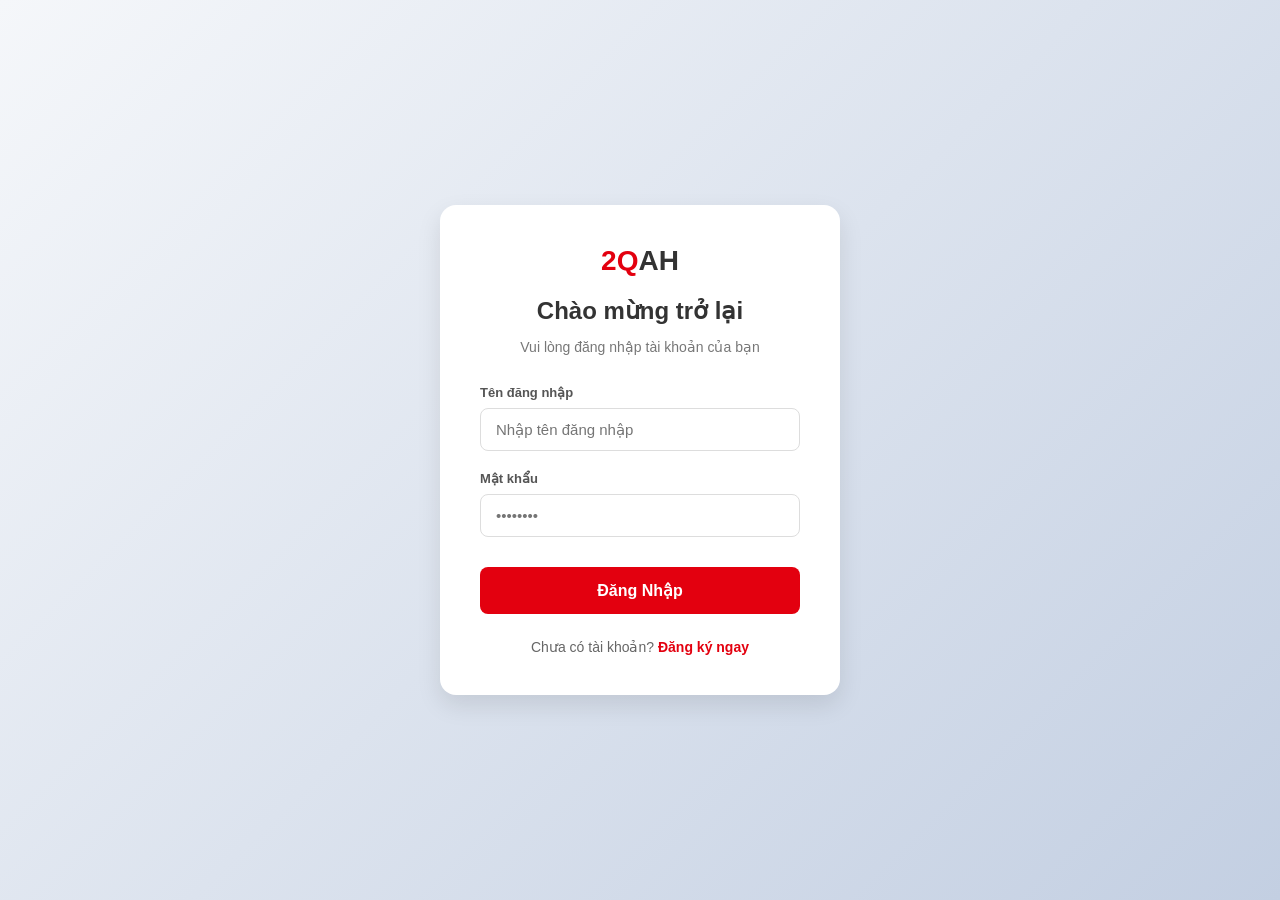
<file: MoneyWebsite/Index.html>
<!DOCTYPE html>
<html lang="vi">
<head>
    <meta charset="UTF-8">
    <title>Tính lãi suất - 2QAH</title>
    <link rel="stylesheet" href="Style.css">
</head>
<body>
    <header>
        <div class="logo">2Q<span>AH</span> <span style="color:#e3000f">♦</span></div>
        <button onclick="logout()" class="btn-logout">Đăng xuất</button>
    </header>

    <div class="main-content">
        <div class="calc-inputs">
            <div class="input-row">
                <label>Giá trị bất động sản</label>
                <div class="input-wrapper">
                    <input type="text" id="property-value" value="50,000,000" oninput="updateFromProperty()">
                    <span class="suffix">VND</span>
                </div>
            </div>

            <div class="input-row">
                <label>Tỷ lệ vay</label>
                <div class="range-wrapper">
                    <span class="range-min">0%</span>
                    <div class="range-container">
                        <input type="range" id="loan-ratio" min="0" max="100" value="30" oninput="updateFromSlider()">
                        <div id="ratio-tooltip" class="ratio-tooltip">30%</div>
                    </div>
                    <span class="range-max">100%</span>
                </div>
            </div>

            <div class="input-row">
                <label>Số tiền vay</label>
                <div class="input-wrapper">
                    <input type="text" id="amount" value="15,000,000" oninput="updateFromInput()">
                    <span class="suffix">VND</span>
                </div>
            </div>

            <div class="input-row">
                <label>Thời gian vay (Tháng)</label>
                <div class="input-wrapper"><input type="number" id="months" value="60" oninput="calculateLoan()"></div>
            </div>

            <div class="input-row">
                <label>Lãi suất (%/Năm)</label>
                <div class="input-wrapper"><input type="number" id="interest" value="10" step="0.1" oninput="calculateLoan()"></div>
            </div>

            <div class="input-row">
                <label>Ngày giải ngân</label>
                <div class="input-wrapper"><input type="date" id="disbursement-date" onchange="calculateLoan()"></div>
            </div>

            <div class="input-row">
                <label>Phương thức tính lãi</label>
                <select id="method" onchange="calculateLoan()">
                    <option value="declining">Dư nợ giảm dần</option>
                    <option value="flat">Dư nợ đều</option>
                </select>
            </div>
        </div>

        <div class="calc-results">
            <div class="result-group">
                <label class="result-label">Số tiền trả tháng đầu</label>
                <div class="result-value" id="monthly-payment-first">0 VND</div>
            </div>
            <div class="result-group">
                <label class="result-label">Tổng lãi phải trả</label>
                <div class="result-value" id="total-interest" style="font-size: 22px; color: #ffeb3b;">0 VND</div>
            </div>
            <div class="result-group">
                <label class="result-label">Tổng gốc và lãi phải trả</label>
                <div class="result-value" id="total-all" style="color: #00ff00;">0 VND</div>
            </div>
            <button class="btn-details" onclick="openModal()">Xem lịch trả nợ chi tiết</button>
        </div>
    </div>

    <div id="modal-schedule" class="modal">
        <div class="modal-content">
            <div class="modal-header">
                <h3>Lịch trả nợ chi tiết</h3>
                <span class="close-btn" onclick="closeModal()">&times;</span>
            </div>
            <div class="modal-body">
                <table>
                    <thead>
                        <tr>
                            <th>Kỳ</th>
                            <th>Ngày trả</th>
                            <th>Gốc/tháng</th>
                            <th>Lãi/tháng</th>
                            <th>Tổng trả</th>
                            <th>Gốc còn lại</th>
                        </tr>
                    </thead>
                    <tbody id="schedule-body"></tbody>
                </table>
            </div>
        </div>
    </div>

    <script src="Script.js"></script>
    <script>
        checkAuth();
        document.getElementById('disbursement-date').valueAsDate = new Date();
        calculateLoan();
    </script>
</body>
</html>
</file>
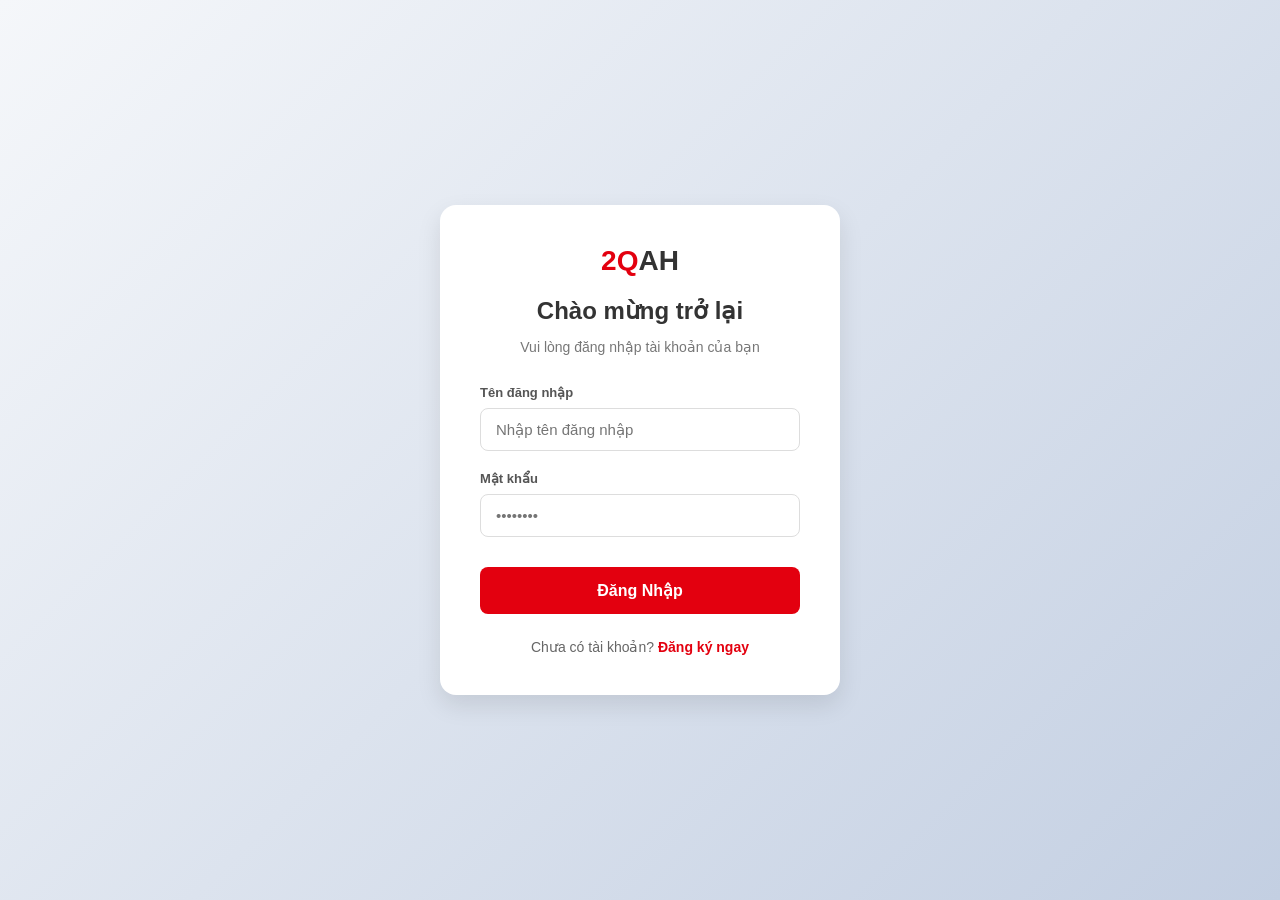
<file: MoneyWebsite/Login.html>
<!DOCTYPE html>
<html lang="vi">
<head>
    <meta charset="UTF-8">
    <title>Đăng nhập - 2QAH</title>
    <link rel="stylesheet" href="Style.css">
</head>
<body class="auth-body">
    <div class="auth-container">
        <div class="auth-logo">2Q<span>AH</span></div>
        <h2>Chào mừng trở lại</h2>
        <p>Vui lòng đăng nhập tài khoản của bạn</p>
        
        <form id="loginForm">
            <div class="form-group">
                <label>Tên đăng nhập</label>
                <input type="text" id="username" placeholder="Nhập tên đăng nhập" required>
            </div>
            <div class="form-group">
                <label>Mật khẩu</label>
                <input type="password" id="password" placeholder="••••••••" required>
            </div>
            <button type="submit" class="btn-auth">Đăng Nhập</button>
        </form>
        
        <div class="auth-link">
            Chưa có tài khoản? <a href="Register.html">Đăng ký ngay</a>
        </div>
    </div>
    <script src="Script.js"></script>
    <script>
        document.getElementById('loginForm').addEventListener('submit', handleLogin);
    </script>
</body>
</html>
</file>
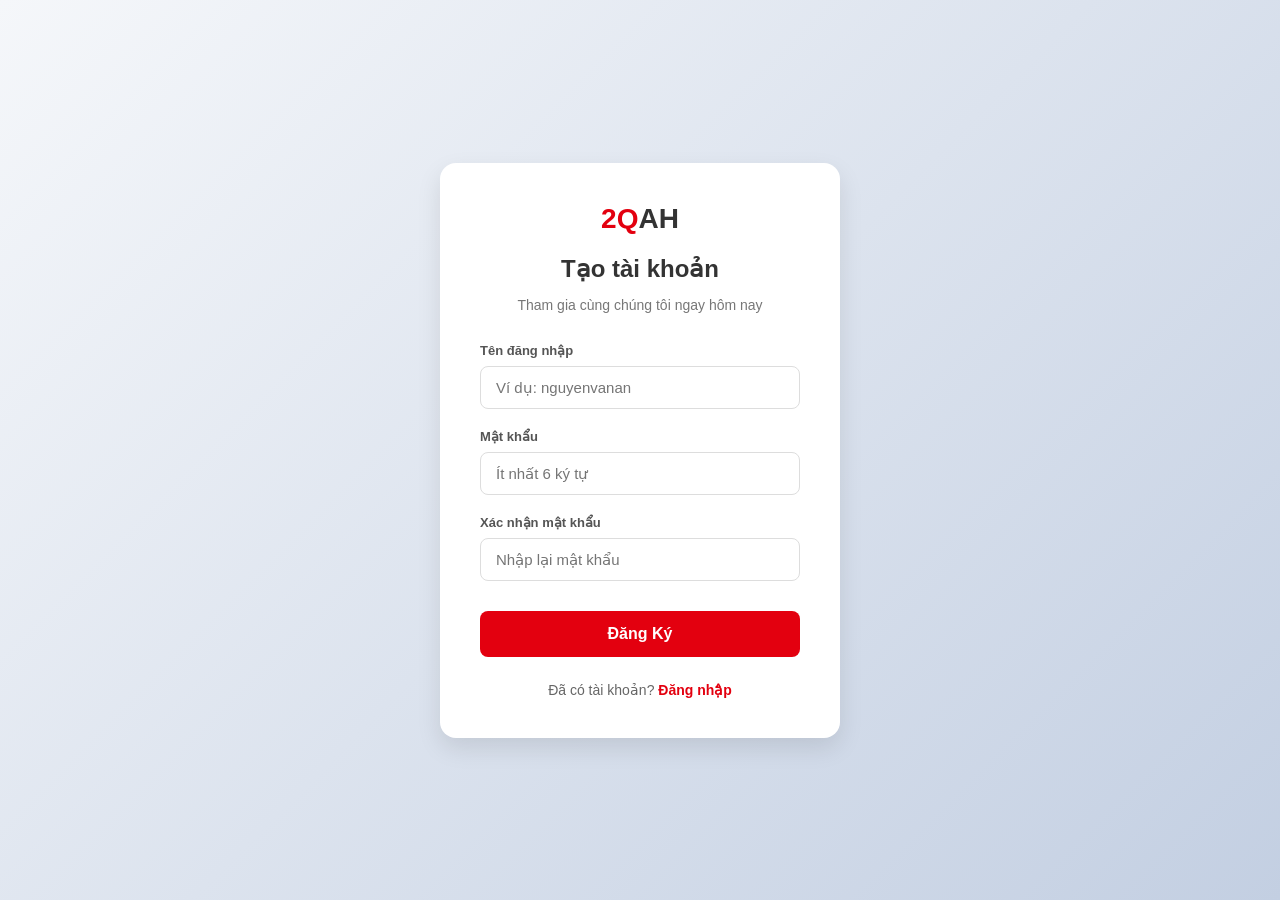
<file: MoneyWebsite/Register.html>
<!DOCTYPE html>
<html lang="vi">
<head>
    <meta charset="UTF-8">
    <title>Đăng ký - 2QAH</title>
    <link rel="stylesheet" href="Style.css">
</head>
<body class="auth-body">
    <div class="auth-container">
        <div class="auth-logo">2Q<span>AH</span></div>
        <h2>Tạo tài khoản</h2>
        <p>Tham gia cùng chúng tôi ngay hôm nay</p>
        
        <form id="registerForm">
            <div class="form-group">
                <label>Tên đăng nhập</label>
                <input type="text" id="reg-username" placeholder="Ví dụ: nguyenvanan" required>
            </div>
            <div class="form-group">
                <label>Mật khẩu</label>
                <input type="password" id="reg-password" placeholder="Ít nhất 6 ký tự" required>
            </div>
            <div class="form-group">
                <label>Xác nhận mật khẩu</label>
                <input type="password" id="reg-confirm" placeholder="Nhập lại mật khẩu" required>
            </div>
            <button type="submit" class="btn-auth">Đăng Ký</button>
        </form>
        
        <div class="auth-link">
            Đã có tài khoản? <a href="Login.html">Đăng nhập</a>
        </div>
    </div>
    <script src="Script.js"></script>
    <script>
        document.getElementById('registerForm').addEventListener('submit', function(e) {
            const pass = document.getElementById('reg-password').value;
            const confirm = document.getElementById('reg-confirm').value;
            if (pass !== confirm) {
                e.preventDefault();
                alert("Mật khẩu xác nhận không khớp!");
            } else {
                handleRegister(e);
            }
        });
    </script>
</body>
</html>
</file>
<file: MoneyWebsite/Style.css>
* { box-sizing: border-box; font-family: 'Segoe UI', sans-serif; }
body { background: #f0f2f5; margin: 0; }
header { background: #fff; padding: 15px 50px; display: flex; justify-content: space-between; align-items: center; box-shadow: 0 2px 5px rgba(0,0,0,0.1); }
.logo { color: #e3000f; font-weight: bold; font-size: 22px; }
.logo span { color: #333; }

.main-content { display: flex; max-width: 1000px; margin: 30px auto; background: #fff; border-radius: 12px; overflow: hidden; box-shadow: 0 10px 30px rgba(0,0,0,0.1); }
.calc-inputs { flex: 1.5; padding: 30px; }
.input-row { margin-bottom: 15px; }
.input-row label { display: block; font-weight: bold; margin-bottom: 5px; font-size: 13px; }

.input-wrapper { position: relative; }
.input-wrapper input, select { width: 100%; padding: 10px; border: 1px solid #ddd; border-radius: 6px; font-size: 15px; outline: none; }
.suffix { position: absolute; right: 12px; top: 10px; color: #888; font-size: 13px; }

/* Slider */
.range-wrapper { display: flex; align-items: center; margin: 20px 0; position: relative; }
.range-container { flex: 1; margin: 0 15px; position: relative; }
input[type=range] { width: 100%; accent-color: #e3000f; }
.ratio-tooltip { position: absolute; top: -25px; transform: translateX(-50%); background: #333; color: #fff; padding: 2px 6px; border-radius: 4px; font-size: 11px; }

/* Results Area */
.calc-results { flex: 1; background: #333; color: #fff; padding: 30px; display: flex; flex-direction: column; justify-content: center; }
.result-label { font-size: 13px; opacity: 0.8; }
.result-value { font-size: 24px; font-weight: bold; margin-bottom: 20px; }
.btn-details { background: #e3000f; color: #fff; border: none; padding: 12px; border-radius: 6px; cursor: pointer; font-weight: bold; }
.btn-logout { background: #666; color: #fff; border: none; padding: 6px 12px; border-radius: 4px; cursor: pointer; }

/* Modal Popup */
.modal { display: none; position: fixed; z-index: 1000; left: 0; top: 0; width: 100%; height: 100%; background: rgba(0,0,0,0.7); }
.modal-content { background: #fff; margin: 5% auto; width: 90%; max-width: 850px; border-radius: 10px; overflow: hidden; }
.modal-header { padding: 15px; background: #f8f9fa; display: flex; justify-content: space-between; border-bottom: 1px solid #ddd; }
.modal-body { padding: 20px; max-height: 400px; overflow-y: auto; }
.close-btn { font-size: 24px; cursor: pointer; }
table { width: 100%; border-collapse: collapse; font-size: 13px; }
table th { background: #eee; padding: 10px; text-align: right; position: sticky; top: 0; }
table td { padding: 10px; border-bottom: 1px solid #eee; text-align: right; }

/* TỔNG THỂ TRANG AUTH */
.auth-body {
    background: linear-gradient(135deg, #f5f7fa 0%, #c3cfe2 100%);
    display: flex;
    justify-content: center;
    align-items: center;
    height: 100vh;
    margin: 0;
}

.auth-container {
    background: #ffffff;
    width: 100%;
    max-width: 400px;
    padding: 40px;
    border-radius: 16px;
    box-shadow: 0 10px 25px rgba(0,0,0,0.1);
    text-align: center;
}

.auth-container h2 {
    color: #333;
    font-size: 24px;
    margin-bottom: 10px;
    font-weight: 700;
}

.auth-container p {
    color: #777;
    font-size: 14px;
    margin-bottom: 30px;
}

/* FORM NHẬP LIỆU */
.form-group {
    text-align: left;
    margin-bottom: 20px;
}

.form-group label {
    display: block;
    font-size: 13px;
    font-weight: 600;
    color: #555;
    margin-bottom: 8px;
}

.form-group input {
    width: 100%;
    padding: 12px 15px;
    border: 1px solid #ddd;
    border-radius: 8px;
    font-size: 15px;
    transition: all 0.3s ease;
    outline: none;
}

.form-group input:focus {
    border-color: #e3000f;
    box-shadow: 0 0 0 3px rgba(227, 0, 15, 0.1);
}

/* NÚT BẤM CHÍNH */
.btn-auth {
    width: 100%;
    padding: 14px;
    background: #e3000f;
    color: white;
    border: none;
    border-radius: 8px;
    font-size: 16px;
    font-weight: 600;
    cursor: pointer;
    transition: background 0.3s ease;
    margin-top: 10px;
}

.btn-auth:hover {
    background: #c2000d;
}

/* LINK CHUYỂN ĐỔI */
.auth-link {
    margin-top: 25px;
    font-size: 14px;
    color: #666;
}

.auth-link a {
    color: #e3000f;
    text-decoration: none;
    font-weight: 600;
}

.auth-link a:hover {
    text-decoration: underline;
}

/* LOGO TRÊN FORM */
.auth-logo {
    font-size: 28px;
    font-weight: bold;
    color: #e3000f;
    margin-bottom: 20px;
}
.auth-logo span { color: #333; }
</file>
